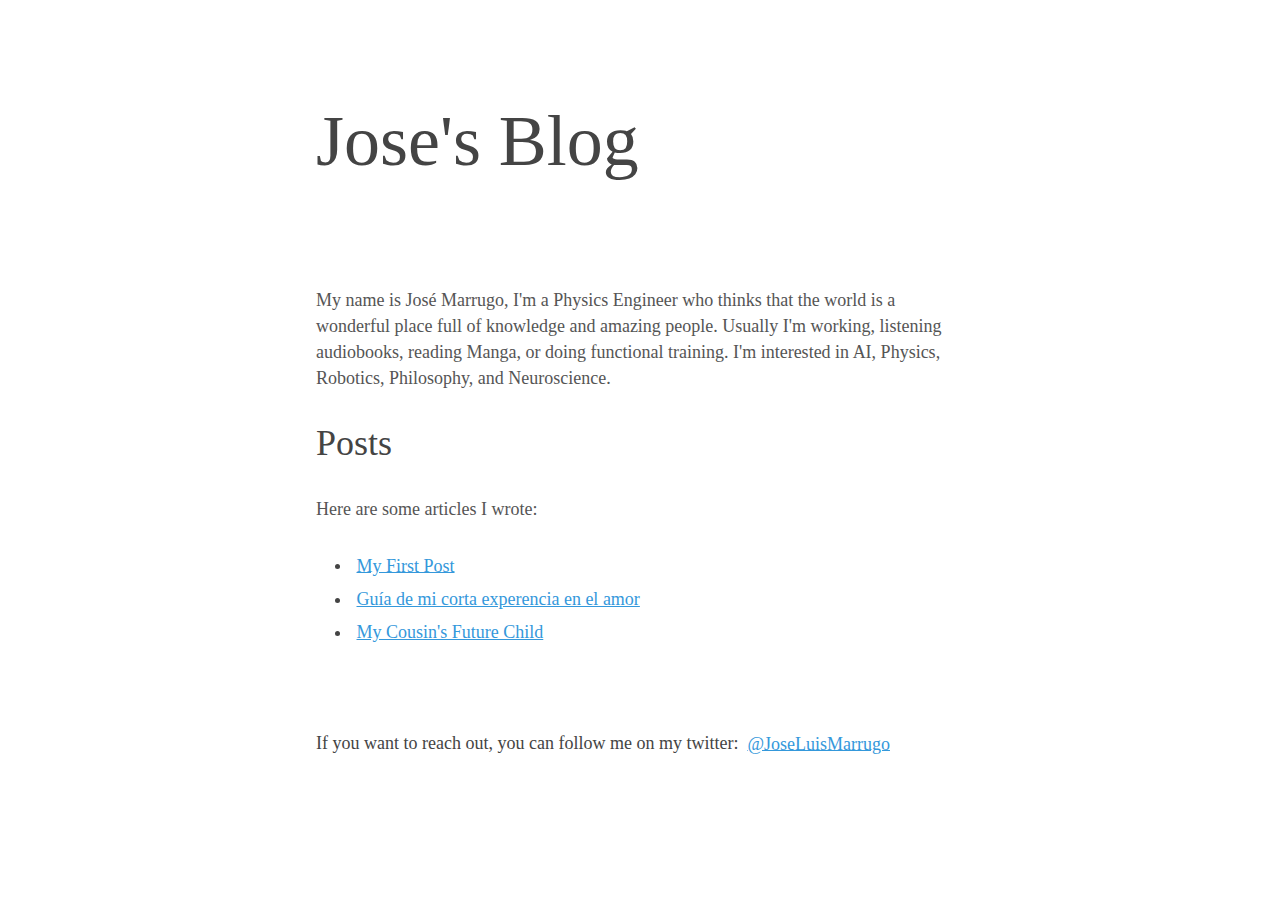
<file: index.html>
<!DOCTYPE html>
<html lang="en">
<head>
    <meta charset="UTF-8">
    <meta http-equiv="X-UA-Compatible" content="IE=edge">
    <meta name="viewport" content="width=device-width, initial-scale=1.0">
    <title>Jose's website</title>
    <link rel='stylesheet' href='css/splendor.css'>
</head>
<body>
    <h1>Jose's Blog</h1>
    <p>
        My name is José Marrugo, I'm a Physics Engineer who thinks that the world is a wonderful place full of knowledge and amazing people.
        Usually I'm working, listening audiobooks, reading Manga, or doing functional training.
        I'm interested in AI, Physics, Robotics, Philosophy, and Neuroscience.
    </p>

    <h3>Posts</h3>
    <p>Here are some articles I wrote: </p>
    <ul>
        <li><a href="posts/2025-09-26-first-post.html">My First Post</a></li>
        <li><a href='https://medium.com/@jlmarrugom/c%C3%B3mo-amar-una-gu%C3%ADa-para-principiantes-ecf1e82bf634' target='_blank'>Guía de mi corta experencia en el amor
</a></li>
        <li><a href='https://www.notion.so/About-a-Child-90fbdd7170554abab0690c1cd0fb7da8' target="_blank">My Cousin's Future Child</a></li>
    </ul>

</body>

<br>
<footer> If you want to reach out, you can follow me on my twitter: <a href='https://twitter.com/JoseLuisMarrugo' target='_blank'>@JoseLuisMarrugo</a> </footer>
</html>
</file>
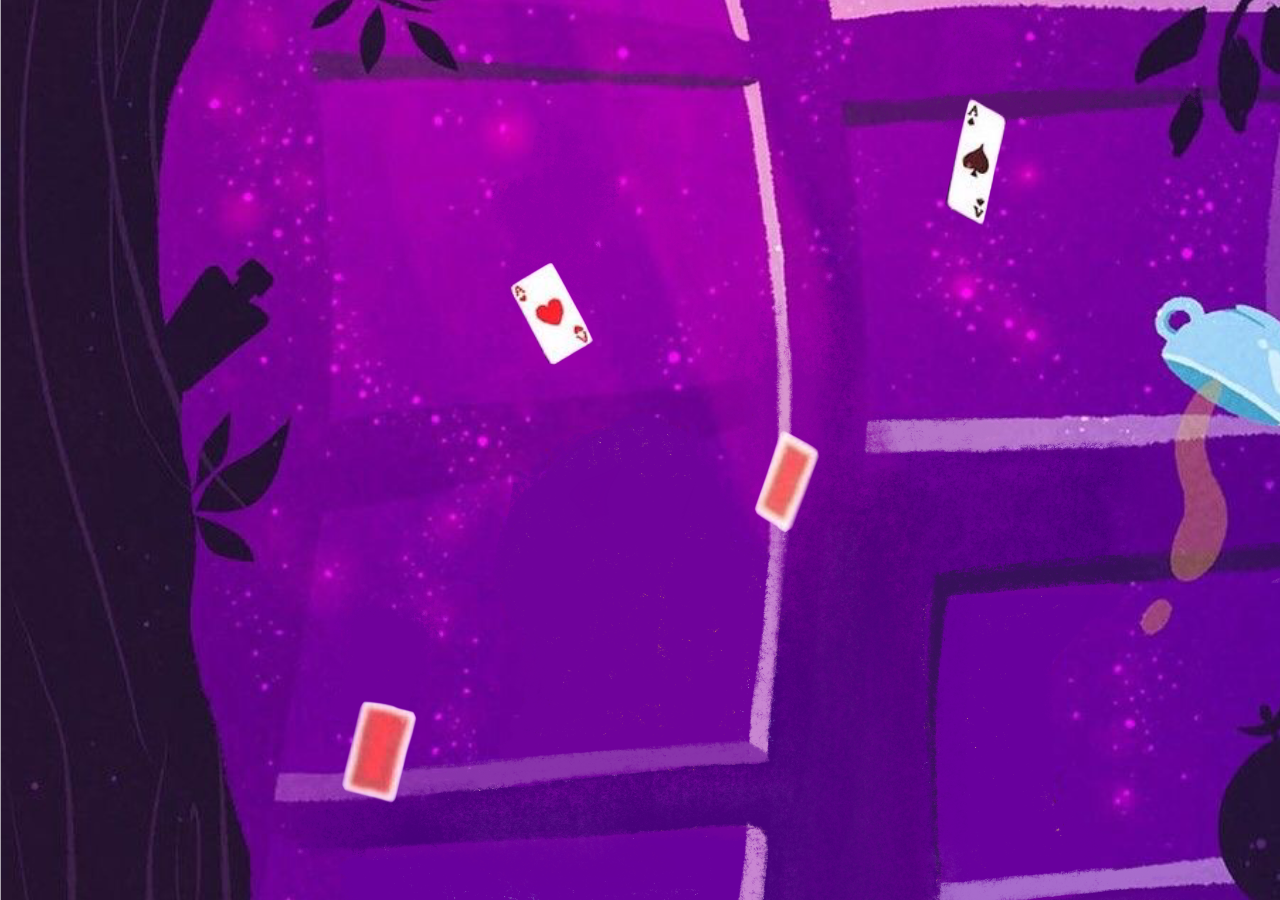
<file: aliceteff.html>
<!DOCTYPE html>
<html lang="en">
<head>
    <meta charset="UTF-8">
    <meta http-equiv="X-UA-Compatible" content="IE=edge">
    <meta name="viewport" content="width=device-width, initial-scale=1.0">
    <title>Alice</title>
    <link rel="stylesheet" href="main.css">
</head>
<body>
    <div class="full-container">
        <div class="image back-ground">
            <img src="assets\Background-1.png" alt="">
        </div>       

        <div class="image middle-ground">
            <img src="assets\Middle.png" alt="">
        </div>

        <div class="image fore-ground">
            <img src="assets\Foreground.png" alt="Alice">
            <H1>Alice in Wonderland</H1>
        </div>
            
    </div>
    
</body>
</html>
</file>
<file: css/splendor.css>
@media print {
  *,
  *:before,
  *:after {
    background: transparent !important;
    color: #000 !important;
    box-shadow: none !important;
    text-shadow: none !important;
  }

  a,
  a:visited {
    text-decoration: underline;
  }

  a[href]:after {
    content: " (" attr(href) ")";
  }

  abbr[title]:after {
    content: " (" attr(title) ")";
  }

  a[href^="#"]:after,
  a[href^="javascript:"]:after {
    content: "";
  }

  pre,
  blockquote {
    border: 1px solid #999;
    page-break-inside: avoid;
  }

  thead {
    display: table-header-group;
  }

  tr,
  img {
    page-break-inside: avoid;
  }

  img {
    max-width: 100% !important;
  }

  p,
  h2,
  h3 {
    orphans: 3;
    widows: 3;
  }

  h2,
  h3 {
    page-break-after: avoid;
  }
}

html {
  font-size: 12px;
}

@media screen and (min-width: 32rem) and (max-width: 48rem) {
  html {
    font-size: 15px;
  }
}

@media screen and (min-width: 48rem) {
  html {
    font-size: 16px;
  }
}

body {
  line-height: 1.85;
}

p,
.splendor-p {
  font-size: 1rem;
  margin-bottom: 1.3rem;
}

h1,
.splendor-h1,
h2,
.splendor-h2,
h3,
.splendor-h3,
h4,
.splendor-h4 {
  margin: 1.414rem 0 .5rem;
  font-weight: inherit;
  line-height: 1.42;
}

h1,
.splendor-h1 {
  margin-top: 0;
  font-size: 3.998rem;
}

h2,
.splendor-h2 {
  font-size: 2.827rem;
}

h3,
.splendor-h3 {
  font-size: 1.999rem;
}

h4,
.splendor-h4 {
  font-size: 1.414rem;
}

h5,
.splendor-h5 {
  font-size: 1.121rem;
}

h6,
.splendor-h6 {
  font-size: .88rem;
}

small,
.splendor-small {
  font-size: .707em;
}

/* https://github.com/mrmrs/fluidity */

img,
canvas,
iframe,
video,
svg,
select,
textarea {
  max-width: 100%;
}

@import url(http://fonts.googleapis.com/css?family=Merriweather:300italic,300);

html {
  font-size: 18px;
  max-width: 100%;
}

body {
  color: #444;
  font-family: 'Merriweather', Georgia, serif;
  margin: 0;
  max-width: 100%;
}

/* === A bit of a gross hack so we can have bleeding divs/blockquotes. */

p,
*:not(div):not(img):not(body):not(html):not(li):not(blockquote):not(p) {
  margin: 1rem auto 1rem;
  max-width: 36rem;
  padding: .25rem;
}

div {
  width: 100%;
}

div img {
  width: 100%;
}

blockquote p {
  font-size: 1.5rem;
  font-style: italic;
  margin: 1rem auto 1rem;
  max-width: 48rem;
}

li {
  margin-left: 2rem;
}

/* Counteract the specificity of the gross *:not() chain. */

h1 {
  padding: 4rem 0 !important;
}

/*  === End gross hack */

p {
  color: #555;
  height: auto;
  line-height: 1.45;
}

pre,
code {
  font-family: Menlo, Monaco, "Courier New", monospace;
}

pre {
  background-color: #fafafa;
  font-size: .8rem;
  overflow-x: scroll;
  padding: 1.125em;
}

a,
a:visited {
  color: #3498db;
}

a:hover,
a:focus,
a:active {
  color: #2980b9;
}
</file>
<file: main.css>
body {
    margin: 0;
}

.full-container{
    position: relative;
    height: 100vh;
    overflow-y: scroll;
    overflow-x: hidden;
    perspective: 8px;
}
.image{
    position: absolute;
    left: 0;
    right: 0;
    margin: 0 auto;
    height: 100%;
    width: 100%;
}
.back-ground{
    transform: translateZ(0px) scale(1);
}
.middle-ground{
    margin-top: 50px;
    transform: translateZ(3px) scale(0.625);
}
.fore-ground{
    margin-top: 200px;
    transform: translateZ(5px) scale(0.375);
}
.fore-ground h1{
    font-size: 60px;
    background-color: white;
    color: black;
    display: flex;
    align-content: center;
    justify-content: center;
}
</file>
